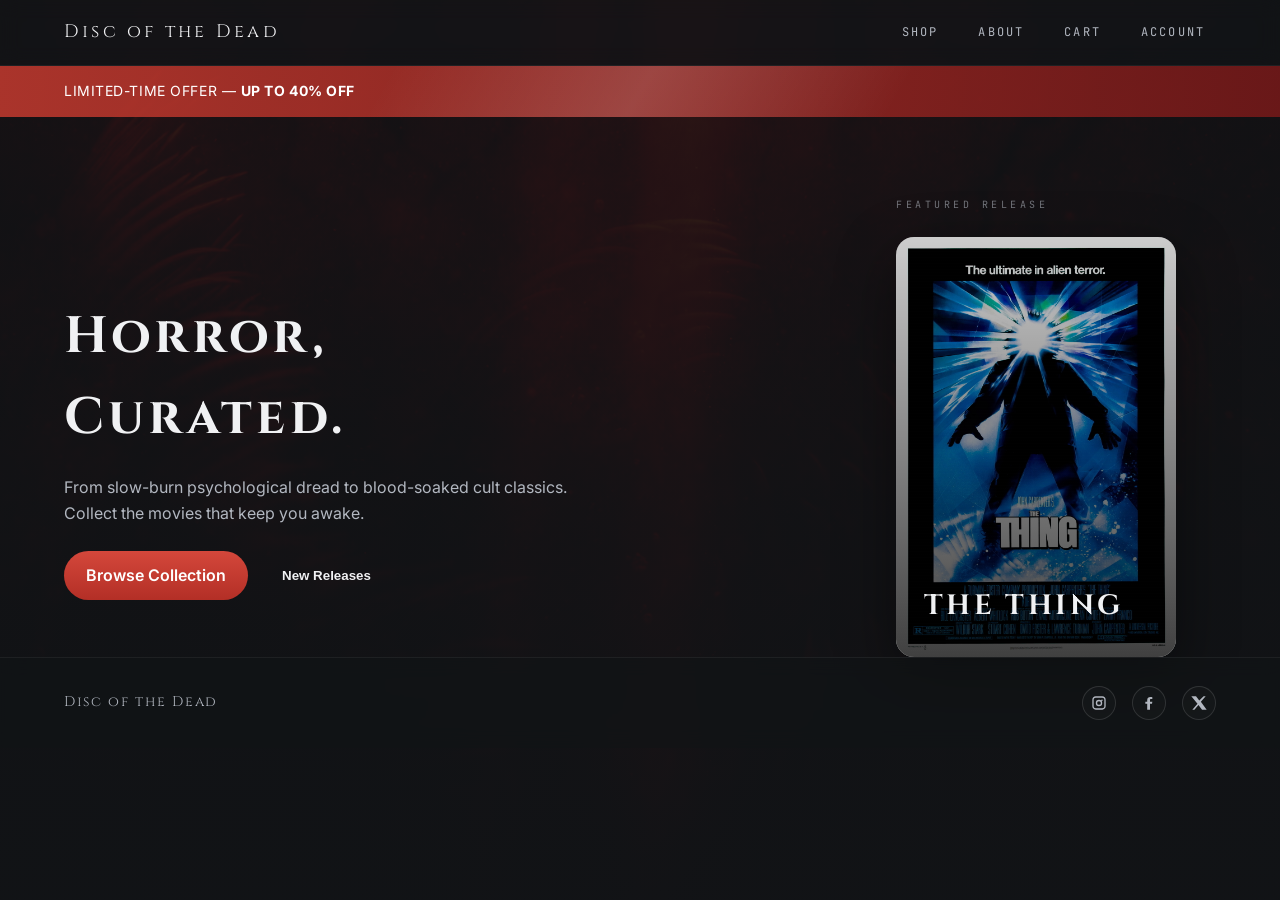
<file: index.html>
<!DOCTYPE html>
<html lang="en">
<head>
    <meta charset="UTF-8" />
    <meta name="viewport" content="width=device-width, initial-scale=1.0" />
    <title>Disc of the Dead</title>

    <link rel="preconnect" href="https://fonts.googleapis.com">
    <link href="https://fonts.googleapis.com/css2?family=Inter:wght@300;400;600&family=Cinzel:wght@600&family=JetBrains+Mono&display=swap" rel="stylesheet">

    <link rel="stylesheet" href="css/styles.css">
</head>
<body>

<header>
  <div class="nav">
    <a href="index.html" class="logo">
      Disc of the Dead
    </a>

    <nav class="nav-links">
      <a href="shop.html">SHOP</a>
      <a href="about.html">ABOUT</a>
      <a href="cart.html">CART</a>
      <a href="account.html">ACCOUNT</a>
    </nav>
  </div>
</header>

<section class="campaign">
  <div class="campaign-inner">
    <p>
      LIMITED-TIME OFFER —
      <strong>UP TO 40% OFF</strong>
    </p>
  </div>
</section>

<section class="hero">
  <div class="hero-text">
    <h1>Horror, Curated.</h1>

    <p>
      From slow-burn psychological dread to blood-soaked cult classics.
      Collect the movies that keep you awake.
    </p>

    <div class="cta">
      <a href="shop.html" class="primary">
        Browse Collection
      </a>

      <button class="ghost">New Releases</button>
    </div>
  </div>

   <div class="featured">
    <span class="section-label">FEATURED RELEASE</span>
    <div class="carousel-track" id="carouselTrack"></div>
  </div>  
</section>


<footer class="footer">
  <div class="footer-inner">

    <div class="footer-brand">
      Disc of the Dead
    </div>

    <div class="footer-social">

      <a href="#" aria-label="Instagram">
        <svg viewBox="0 0 24 24" role="img">
          <path d="M7 2C4.2 2 2 4.2 2 7v10c0 2.8 2.2 5 5 5h10c2.8 0 5-2.2 5-5V7c0-2.8-2.2-5-5-5H7zm10 2c1.7 0 3 1.3 3 3v10c0 1.7-1.3 3-3 3H7c-1.7 0-3-1.3-3-3V7c0-1.7 1.3-3 3-3h10zm-5 3.2A4.8 4.8 0 1 0 16.8 12 4.8 4.8 0 0 0 12 7.2zm0 2A2.8 2.8 0 1 1 9.2 12 2.8 2.8 0 0 1 12 9.2zm4.5-2.3a1.1 1.1 0 1 0 1.1 1.1 1.1 1.1 0 0 0-1.1-1.1z"/>
        </svg>
      </a>

      <a href="#" aria-label="Facebook">
        <svg viewBox="0 0 24 24" role="img">
          <path d="M13.5 22v-9h3l.5-3h-3.5V7.5c0-.9.3-1.5 1.6-1.5H17V3.2c-.8-.1-1.8-.2-2.9-.2-2.9 0-4.8 1.7-4.8 4.8V10H6.5v3h2.8v9h4.2z"/>
        </svg>
      </a>

      <a href="#" aria-label="X">
        <svg viewBox="0 0 24 24" role="img">
          <path d="M18.9 2H22l-7.2 8.3L23.5 22h-6.9l-5.4-7-6.1 7H2l7.7-8.9L.5 2h7l4.9 6.4L18.9 2z"/>
        </svg>
      </a>

    </div>

  </div>
</footer>

<script src="js/script.js"></script>
</body>
</html>
</file>
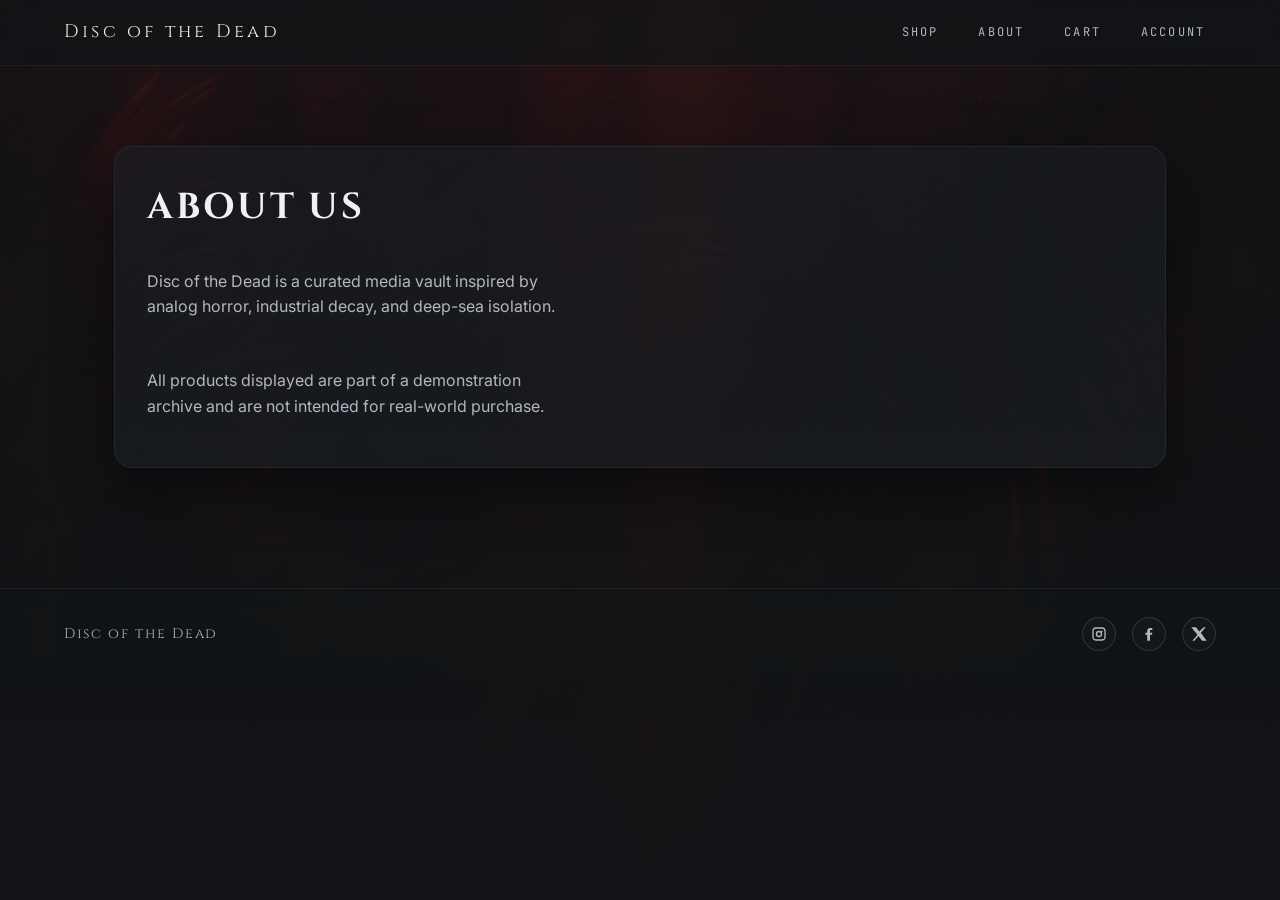
<file: about.html>
<!DOCTYPE html>
<html lang="en">
<head>
  <meta charset="UTF-8" />
  <meta name="viewport" content="width=device-width, initial-scale=1.0" />
  <title>Disc of the Dead</title>

  <link rel="preconnect" href="https://fonts.googleapis.com">
  <link href="https://fonts.googleapis.com/css2?family=Inter&family=Cinzel&family=JetBrains+Mono&display=swap" rel="stylesheet">
<link rel="stylesheet" href="css/styles.css">
</head>
<body>

<header>
  <div class="nav">
  <a href="index.html" class="logo">
  Disc of the Dead
</a>


  <nav class="nav-links">
    <a href="shop.html">SHOP</a>
    <a href="about.html">ABOUT</a>
    <a href="cart.html">CART</a>
    <a href="account.html">ACCOUNT</a>
  </nav>
</div>

</header>

<main class="product-page">
  <div class="product-wrapper">
    <div class="product-meta">
      <h1>ABOUT US</h1>

      <p class="product-description">
        Disc of the Dead is a curated media vault inspired by analog horror,
        industrial decay, and deep-sea isolation.
      </p>

     
      <p class="product-description">
        All products displayed are part of a demonstration archive and
        are not intended for real-world purchase.
      </p>
    </div>
  </div>
</main>

  <footer class="footer">
  <div class="footer-inner">

    <div class="footer-brand">
      Disc of the Dead
    </div>

    <div class="footer-social">

      <a href="#" aria-label="Instagram">
        <svg viewBox="0 0 24 24">
          <path d="M7 2C4.2 2 2 4.2 2 7v10c0 2.8 2.2 5 5 5h10c2.8 0 5-2.2 5-5V7c0-2.8-2.2-5-5-5H7zm10 2c1.7 0 3 1.3 3 3v10c0 1.7-1.3 3-3 3H7c-1.7 0-3-1.3-3-3V7c0-1.7 1.3-3 3-3h10zm-5 3.2A4.8 4.8 0 1 0 16.8 12 4.8 4.8 0 0 0 12 7.2zm0 2A2.8 2.8 0 1 1 9.2 12 2.8 2.8 0 0 1 12 9.2zm4.5-2.3a1.1 1.1 0 1 0 1.1 1.1 1.1 1.1 0 0 0-1.1-1.1z"/>
        </svg>
      </a>

      <a href="#" aria-label="Facebook">
        <svg viewBox="0 0 24 24">
          <path d="M13.5 22v-9h3l.5-3h-3.5V7.5c0-.9.3-1.5 1.6-1.5H17V3.2c-.8-.1-1.8-.2-2.9-.2-2.9 0-4.8 1.7-4.8 4.8V10H6.5v3h2.8v9h4.2z"/>
        </svg>
      </a>

      <a href="#" aria-label="X">
        <svg viewBox="0 0 24 24">
          <path d="M18.9 2H22l-7.2 8.3L23.5 22h-6.9l-5.4-7-6.1 7H2l7.7-8.9L.5 2h7l4.9 6.4L18.9 2z"/>
        </svg>
      </a>

    </div>

  </div>
</footer>


</body>
</html>
</file>
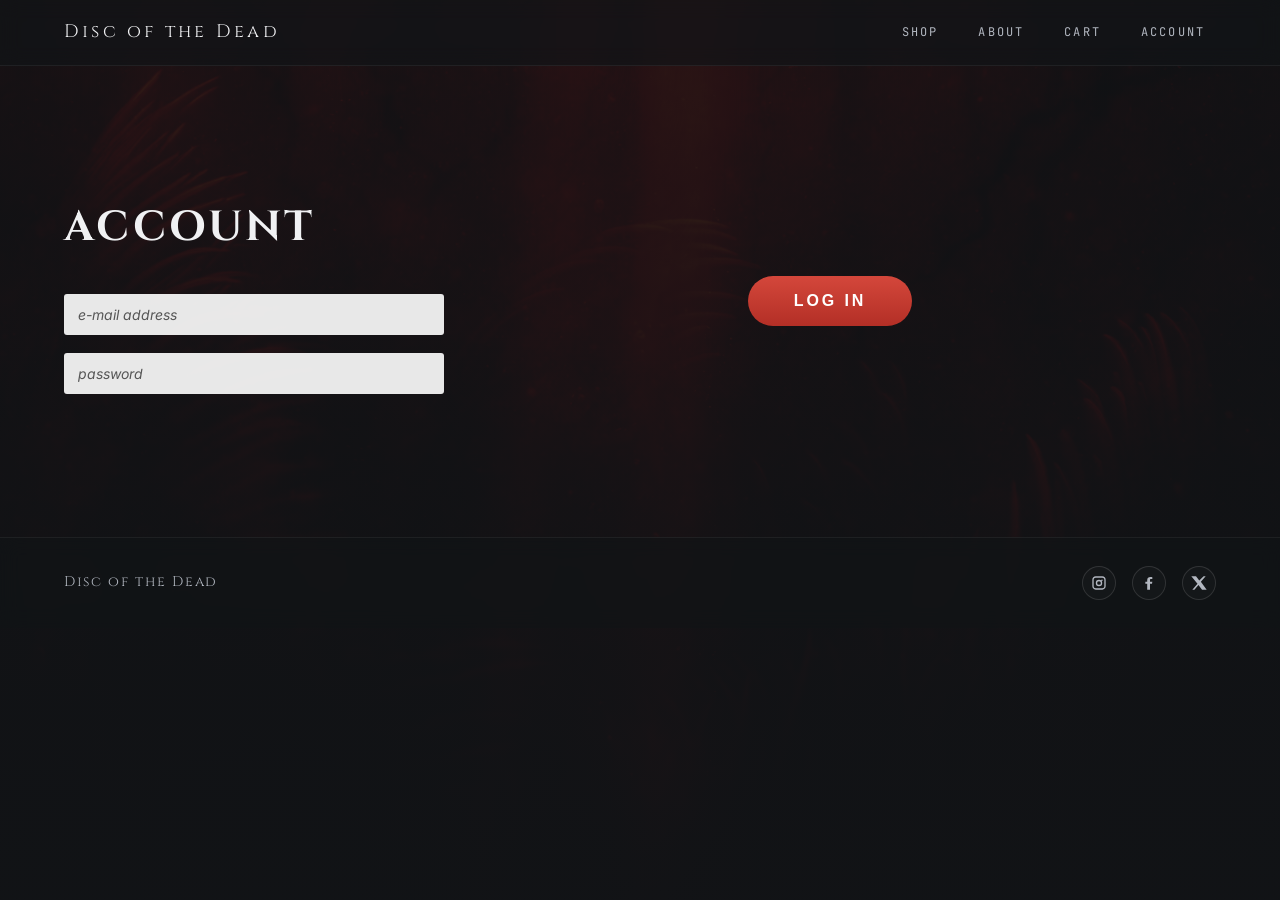
<file: account.html>
<!DOCTYPE html>
<html lang="en">
<head>
  <meta charset="UTF-8" />
  <meta name="viewport" content="width=device-width, initial-scale=1.0" />
  <title>Disc of the Dead</title>

  <link rel="preconnect" href="https://fonts.googleapis.com">
  <link href="https://fonts.googleapis.com/css2?family=Inter&family=Cinzel&family=JetBrains+Mono&display=swap" rel="stylesheet">
  <link rel="stylesheet" href="css/styles.css">
</head>

<body>

<header>
  <div class="nav">
    <a href="index.html" class="logo">
      Disc of the Dead
    </a>

    <nav class="nav-links">
      <a href="shop.html">SHOP</a>
      <a href="about.html">ABOUT</a>
      <a href="cart.html">CART</a>
      <a href="account.html">ACCOUNT</a>
    </nav>
  </div>
</header>

<main class="account-page">

  <div class="account-layout">

    <div class="account-form">

      <h1>ACCOUNT</h1>

      <form id="loginForm">

  <input 
    type="email" 
    id="email"
    placeholder="e-mail address" 
    required />

  <input 
    type="password" 
    id="password"
    placeholder="password" 
    required />

  <p class="form-error" id="formError"></p>

</form>

    </div>

    <div class="account-action">
      <button class="primary">
        LOG IN
      </button>
    </div>

  </div>

</main>

<footer class="footer">
  <div class="footer-inner">

    <div class="footer-brand">
      Disc of the Dead
    </div>

    <div class="footer-social">

      <a href="#" aria-label="Instagram">
        <svg viewBox="0 0 24 24">
          <path d="M7 2C4.2 2 2 4.2 2 7v10c0 2.8 2.2 5 5 5h10c2.8 0 5-2.2 5-5V7c0-2.8-2.2-5-5-5H7zm10 2c1.7 0 3 1.3 3 3v10c0 1.7-1.3 3-3 3H7c-1.7 0-3-1.3-3-3V7c0-1.7 1.3-3 3-3h10zm-5 3.2A4.8 4.8 0 1 0 16.8 12 4.8 4.8 0 0 0 12 7.2zm0 2A2.8 2.8 0 1 1 9.2 12 2.8 2.8 0 0 1 12 9.2zm4.5-2.3a1.1 1.1 0 1 0 1.1 1.1 1.1 1.1 0 0 0-1.1-1.1z"/>
        </svg>
      </a>

      <a href="#" aria-label="Facebook">
        <svg viewBox="0 0 24 24">
          <path d="M13.5 22v-9h3l.5-3h-3.5V7.5c0-.9.3-1.5 1.6-1.5H17V3.2c-.8-.1-1.8-.2-2.9-.2-2.9 0-4.8 1.7-4.8 4.8V10H6.5v3h2.8v9h4.2z"/>
        </svg>
      </a>

      <a href="#" aria-label="X">
        <svg viewBox="0 0 24 24">
          <path d="M18.9 2H22l-7.2 8.3L23.5 22h-6.9l-5.4-7-6.1 7H2l7.7-8.9L.5 2h7l4.9 6.4L18.9 2z"/>
        </svg>
      </a>

    </div>

  </div>
</footer>

</body>
</html>
</file>
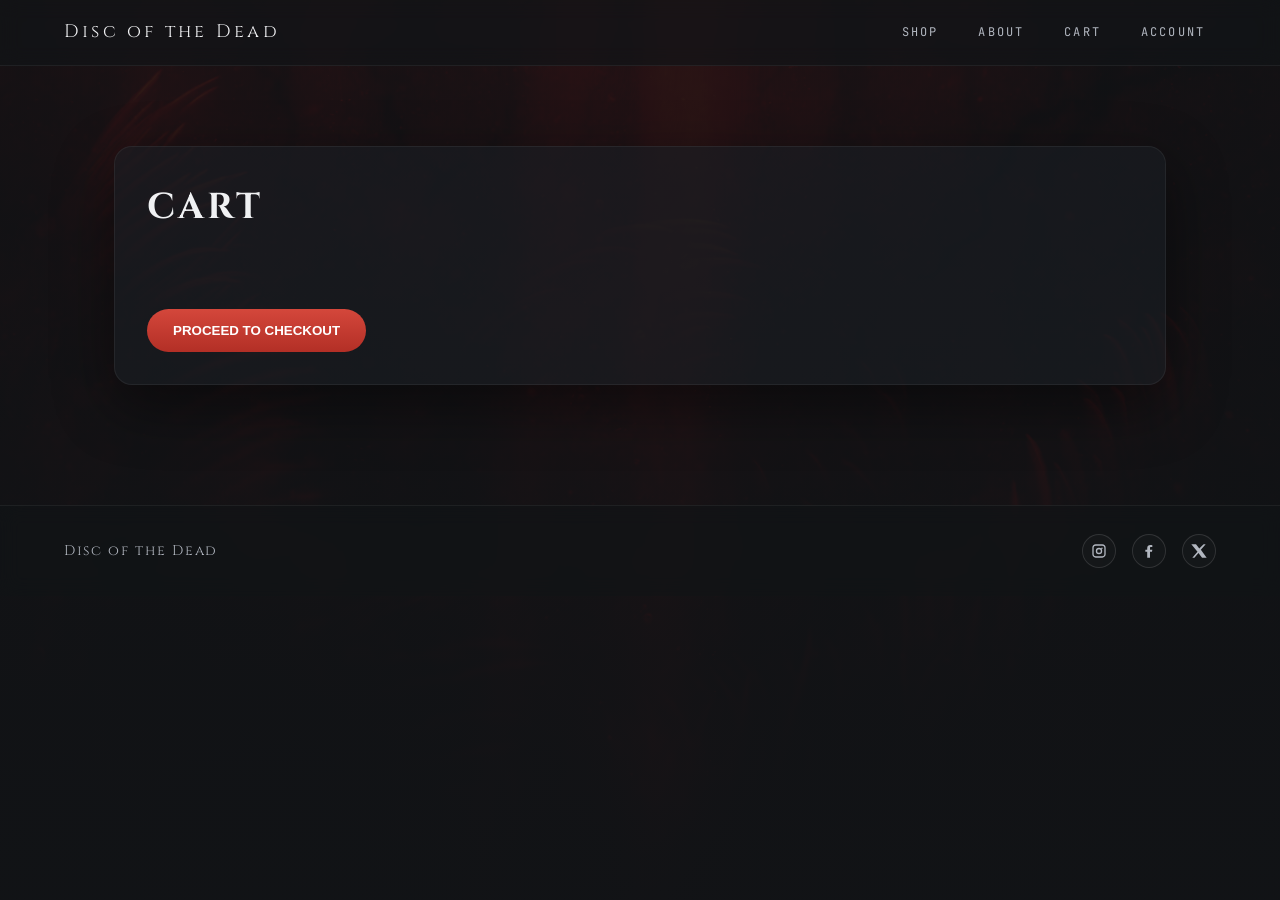
<file: cart.html>
<!DOCTYPE html>
<html lang="en">
<head>
  <meta charset="UTF-8" />
  <meta name="viewport" content="width=device-width, initial-scale=1.0" />
  <title>Disc of the Dead — Cart</title>

  <link rel="preconnect" href="https://fonts.googleapis.com">
  <link href="https://fonts.googleapis.com/css2?family=Inter&family=Cinzel&family=JetBrains+Mono&display=swap" rel="stylesheet">

  <link rel="stylesheet" href="css/styles.css">
</head>
<body>

<header>
  <div class="nav">
    <a href="index.html" class="logo">
      Disc of the Dead
    </a>

    <nav class="nav-links">
      <a href="shop.html">SHOP</a>
      <a href="about.html">ABOUT</a>
      <a href="cart.html">CART</a>
      <a href="account.html">ACCOUNT</a>
    </nav>
  </div>
</header>

<main class="product-page">
  <div class="product-wrapper">

    <div class="product-meta">
      <h1>CART</h1>

      <div id="cartItems"></div>

      <div class="product-price" id="cartTotal"></div>

      <div class="product-actions">
        <button onclick="goToCheckout()" class="load">
          PROCEED TO CHECKOUT
        </button>
      </div>

    </div>

  </div>
</main>

<script src="js/script.js"></script>

  <footer class="footer">
  <div class="footer-inner">

    <div class="footer-brand">
      Disc of the Dead
    </div>

    <div class="footer-social">

      <a href="#" aria-label="Instagram">
        <svg viewBox="0 0 24 24">
          <path d="M7 2C4.2 2 2 4.2 2 7v10c0 2.8 2.2 5 5 5h10c2.8 0 5-2.2 5-5V7c0-2.8-2.2-5-5-5H7zm10 2c1.7 0 3 1.3 3 3v10c0 1.7-1.3 3-3 3H7c-1.7 0-3-1.3-3-3V7c0-1.7 1.3-3 3-3h10zm-5 3.2A4.8 4.8 0 1 0 16.8 12 4.8 4.8 0 0 0 12 7.2zm0 2A2.8 2.8 0 1 1 9.2 12 2.8 2.8 0 0 1 12 9.2zm4.5-2.3a1.1 1.1 0 1 0 1.1 1.1 1.1 1.1 0 0 0-1.1-1.1z"/>
        </svg>
      </a>

      <a href="#" aria-label="Facebook">
        <svg viewBox="0 0 24 24">
          <path d="M13.5 22v-9h3l.5-3h-3.5V7.5c0-.9.3-1.5 1.6-1.5H17V3.2c-.8-.1-1.8-.2-2.9-.2-2.9 0-4.8 1.7-4.8 4.8V10H6.5v3h2.8v9h4.2z"/>
        </svg>
      </a>

      <a href="#" aria-label="X">
        <svg viewBox="0 0 24 24">
          <path d="M18.9 2H22l-7.2 8.3L23.5 22h-6.9l-5.4-7-6.1 7H2l7.7-8.9L.5 2h7l4.9 6.4L18.9 2z"/>
        </svg>
      </a>

    </div>

  </div>
</footer>

</body>
</html>
</file>
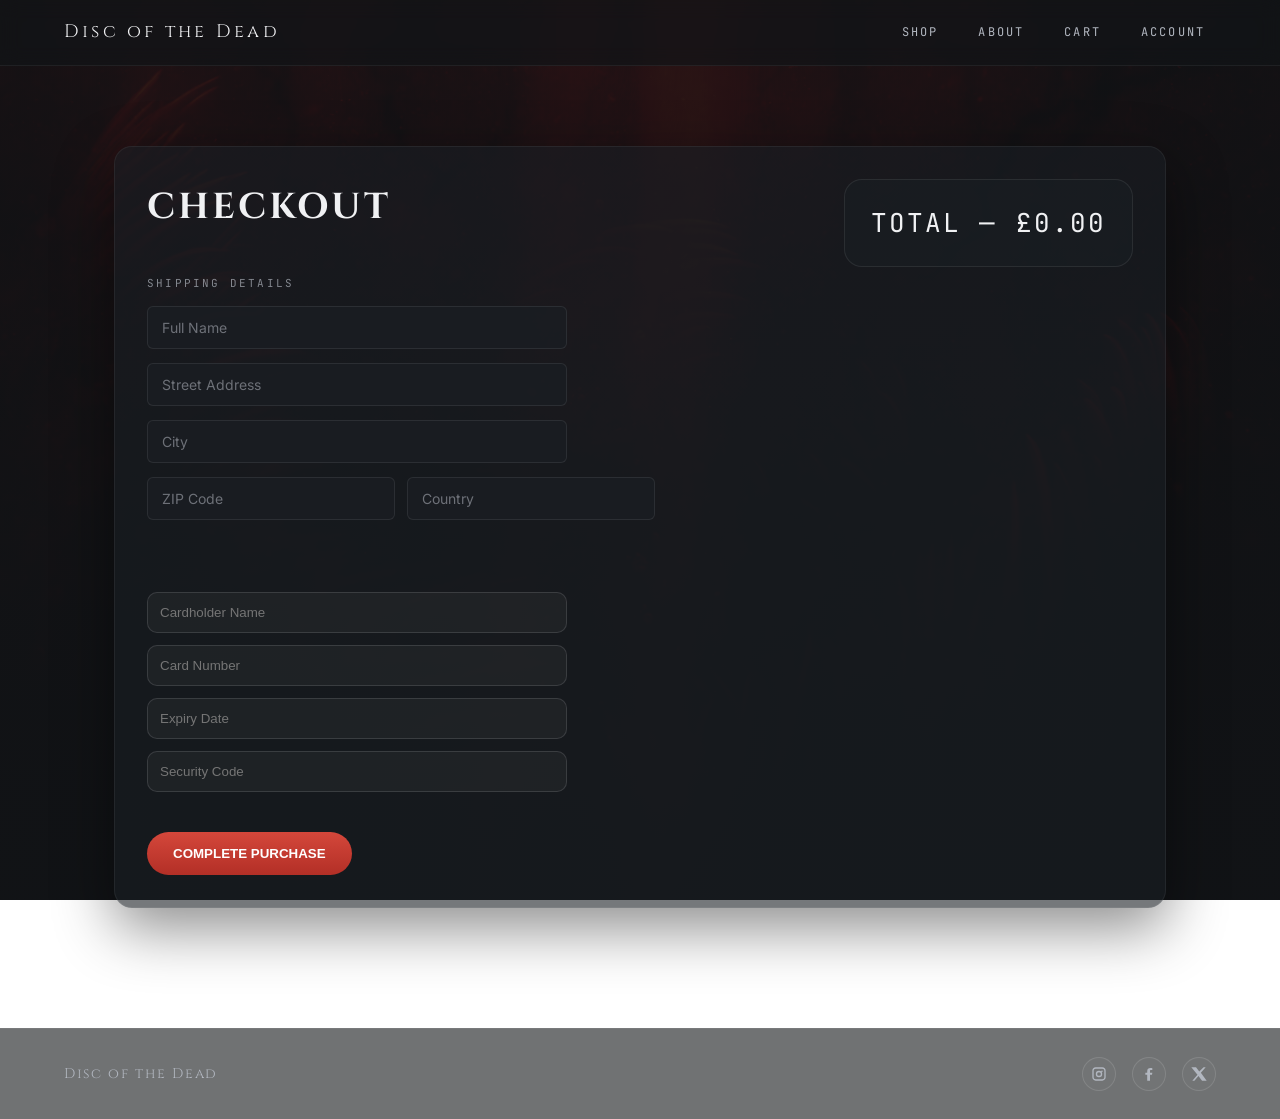
<file: checkout.html>
<!DOCTYPE html>
<html lang="en">
<head>
  <meta charset="UTF-8" />
  <meta name="viewport" content="width=device-width, initial-scale=1.0" />
  <title>Disc of the Dead — Cart</title>

  <link rel="preconnect" href="https://fonts.googleapis.com">
  <link href="https://fonts.googleapis.com/css2?family=Inter&family=Cinzel&family=JetBrains+Mono&display=swap" rel="stylesheet">

  <link rel="stylesheet" href="css/styles.css">
</head>
<body>

<header>
  <div class="nav">
   <a href="index.html" class="logo">
  Disc of the Dead
</a>


    <nav class="nav-links">
    <a href="shop.html">SHOP</a>
    <a href="about.html">ABOUT</a>
    <a href="cart.html">CART</a>
    <a href="account.html">ACCOUNT</a>
  </nav>
  </div>
</header>
  
<main class="product-page">
  <div class="product-wrapper checkout-layout">

    <div class="checkout-left">

      <div class="product-meta">
        <h1>CHECKOUT</h1>

        <div id="cartItems"></div>

        <div class="checkout-block">

          <span class="section-label">SHIPPING DETAILS</span>

          <div class="checkout-fields">
            <input type="text" placeholder="Full Name" required />
            <input type="text" placeholder="Street Address" required />
            <input type="text" placeholder="City" required />

            <div class="split">
              <input type="text" placeholder="ZIP Code" required />
              <input type="text" placeholder="Country" required />
            </div>
          </div>

        </div>

        <div class="checkout-form">
          <input type="text" placeholder="Cardholder Name">
          <input type="text" placeholder="Card Number">
          <input type="text" placeholder="Expiry Date">
          <input type="text" placeholder="Security Code">
        </div>

        <div class="product-actions">
          <button onclick="completeOrder()" class="load">
            COMPLETE PURCHASE
          </button>
        </div>

      </div>

    </div>

    <div class="checkout-right">

      <div class="checkout-summary">
        <div class="product-price" id="cartTotal">
          TOTAL — £0.00
        </div>
      </div>

      
    </div>

  </div>
</main>

    <footer class="footer">
  <div class="footer-inner">

    <div class="footer-brand">
      Disc of the Dead
    </div>

    <div class="footer-social">

      <a href="#" aria-label="Instagram">
        <svg viewBox="0 0 24 24">
          <path d="M7 2C4.2 2 2 4.2 2 7v10c0 2.8 2.2 5 5 5h10c2.8 0 5-2.2 5-5V7c0-2.8-2.2-5-5-5H7zm10 2c1.7 0 3 1.3 3 3v10c0 1.7-1.3 3-3 3H7c-1.7 0-3-1.3-3-3V7c0-1.7 1.3-3 3-3h10zm-5 3.2A4.8 4.8 0 1 0 16.8 12 4.8 4.8 0 0 0 12 7.2zm0 2A2.8 2.8 0 1 1 9.2 12 2.8 2.8 0 0 1 12 9.2zm4.5-2.3a1.1 1.1 0 1 0 1.1 1.1 1.1 1.1 0 0 0-1.1-1.1z"/>
        </svg>
      </a>

      <a href="#" aria-label="Facebook">
        <svg viewBox="0 0 24 24">
          <path d="M13.5 22v-9h3l.5-3h-3.5V7.5c0-.9.3-1.5 1.6-1.5H17V3.2c-.8-.1-1.8-.2-2.9-.2-2.9 0-4.8 1.7-4.8 4.8V10H6.5v3h2.8v9h4.2z"/>
        </svg>
      </a>

      <a href="#" aria-label="X">
        <svg viewBox="0 0 24 24">
          <path d="M18.9 2H22l-7.2 8.3L23.5 22h-6.9l-5.4-7-6.1 7H2l7.7-8.9L.5 2h7l4.9 6.4L18.9 2z"/>
        </svg>
      </a>

    </div>

  </div>
</footer>


</body>
</html>
</file>
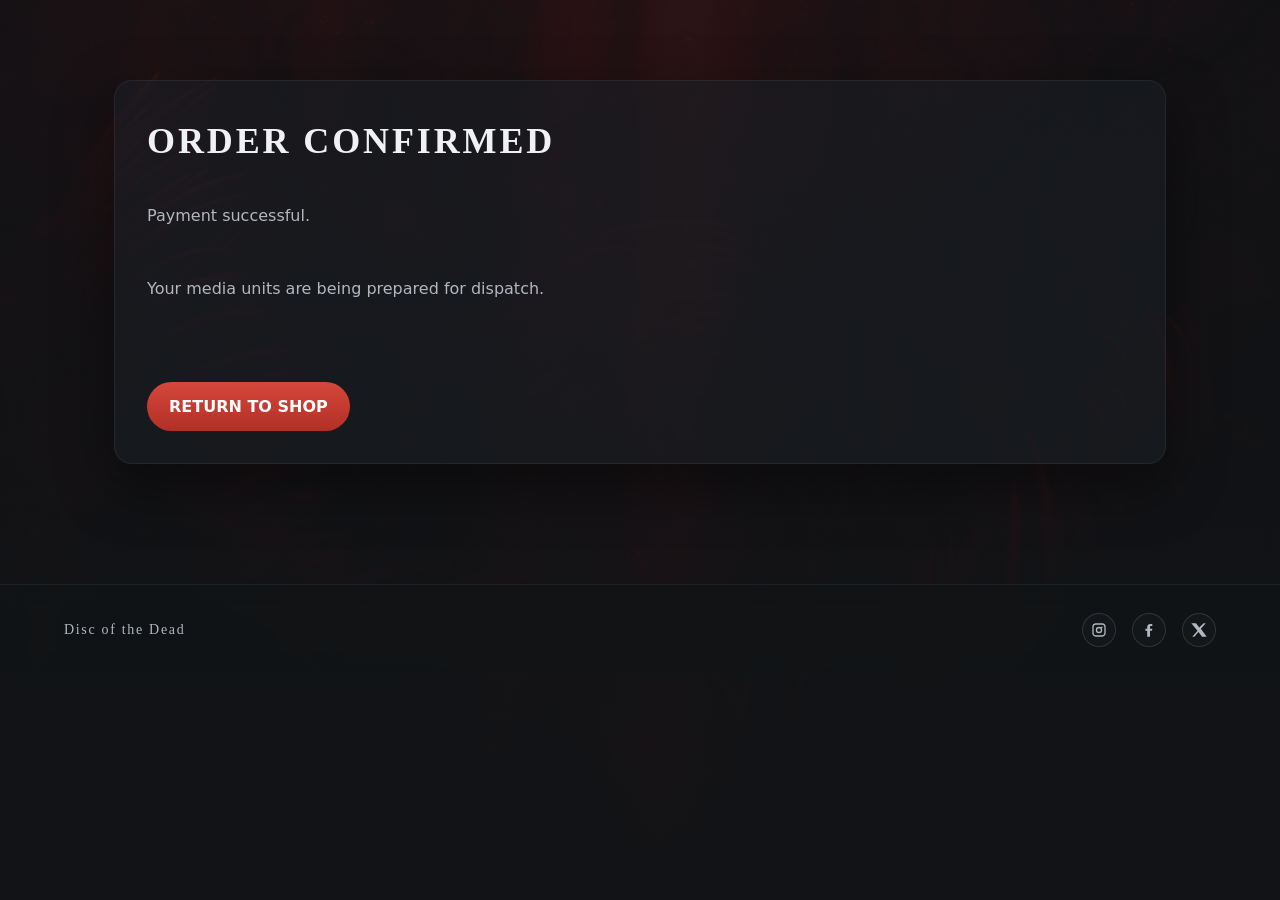
<file: confirmation.html>
<!DOCTYPE html>
<html lang="en">
<head>
  <meta charset="UTF-8" />
  <meta name="viewport" content="width=device-width, initial-scale=1.0" />
  <title>Disc of the Dead — Order Confirmed</title>

  <link rel="stylesheet" href="css/styles.css">
</head>
<body>

<main class="product-page">
  <div class="product-wrapper">

    <div class="product-meta">
      <h1>ORDER CONFIRMED</h1>

      <p class="product-description">
        Payment successful.
      </p>

      <p class="product-description">
        Your media units are being prepared for dispatch.
      </p>

      <div class="product-actions">
        <a href="shop.html" class="primary return-btn">
          RETURN TO SHOP
        </a>
      </div>
    </div>

  </div>
</main>

  <footer class="footer">
  <div class="footer-inner">

    <div class="footer-brand">
      Disc of the Dead
    </div>

    <div class="footer-social">

      <a href="#" aria-label="Instagram">
        <svg viewBox="0 0 24 24">
          <path d="M7 2C4.2 2 2 4.2 2 7v10c0 2.8 2.2 5 5 5h10c2.8 0 5-2.2 5-5V7c0-2.8-2.2-5-5-5H7zm10 2c1.7 0 3 1.3 3 3v10c0 1.7-1.3 3-3 3H7c-1.7 0-3-1.3-3-3V7c0-1.7 1.3-3 3-3h10zm-5 3.2A4.8 4.8 0 1 0 16.8 12 4.8 4.8 0 0 0 12 7.2zm0 2A2.8 2.8 0 1 1 9.2 12 2.8 2.8 0 0 1 12 9.2zm4.5-2.3a1.1 1.1 0 1 0 1.1 1.1 1.1 1.1 0 0 0-1.1-1.1z"/>
        </svg>
      </a>

      <a href="#" aria-label="Facebook">
        <svg viewBox="0 0 24 24">
          <path d="M13.5 22v-9h3l.5-3h-3.5V7.5c0-.9.3-1.5 1.6-1.5H17V3.2c-.8-.1-1.8-.2-2.9-.2-2.9 0-4.8 1.7-4.8 4.8V10H6.5v3h2.8v9h4.2z"/>
        </svg>
      </a>

      <a href="#" aria-label="X">
        <svg viewBox="0 0 24 24">
          <path d="M18.9 2H22l-7.2 8.3L23.5 22h-6.9l-5.4-7-6.1 7H2l7.7-8.9L.5 2h7l4.9 6.4L18.9 2z"/>
        </svg>
      </a>

    </div>

  </div>
</footer>


</body>
</html>
</file>
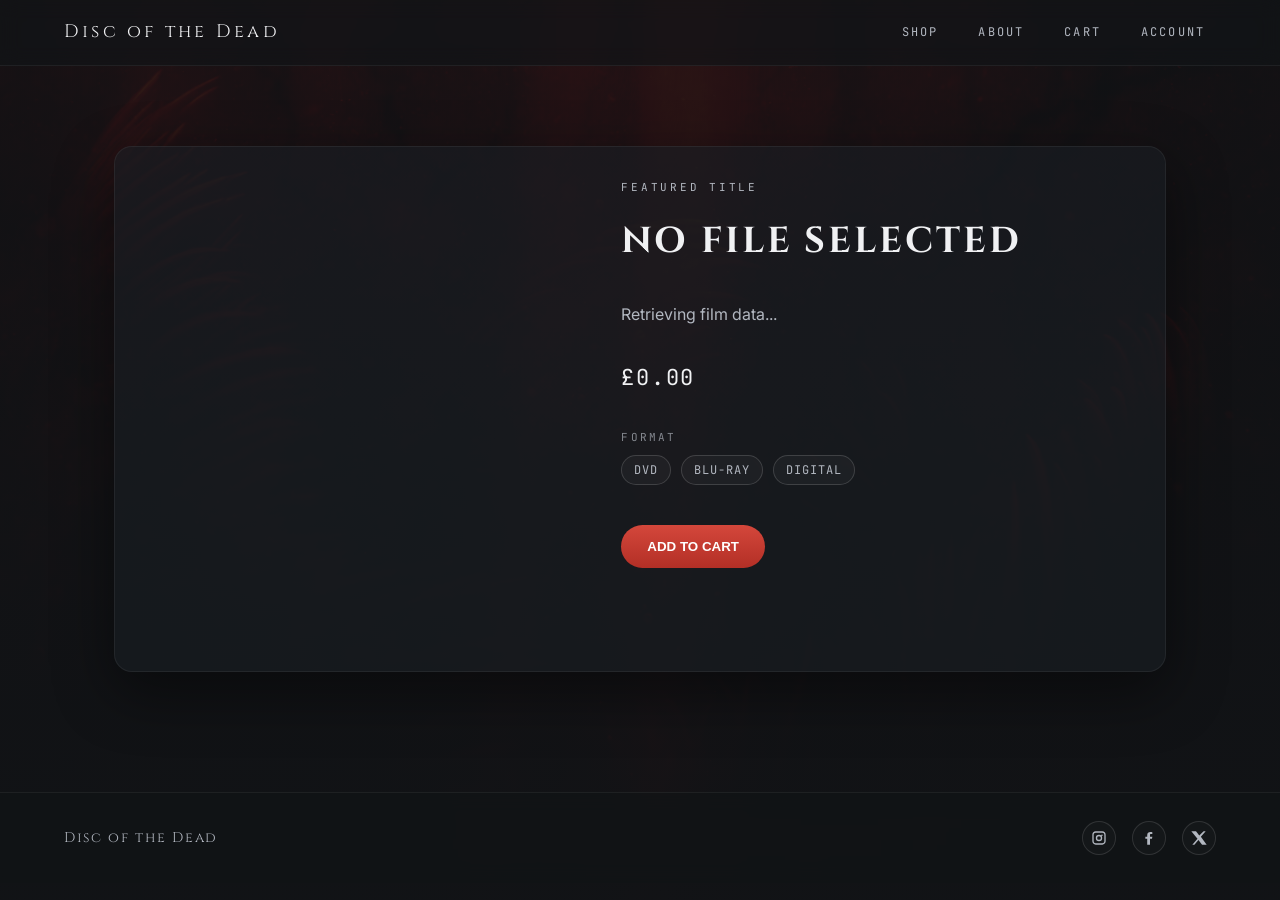
<file: product.html>
<!DOCTYPE html>
<html lang="en">
<head>
    <meta charset="UTF-8" />
    <meta name="viewport" content="width=device-width, initial-scale=1.0" />
    <title>Disc of the Dead</title>

    <link rel="preconnect" href="https://fonts.googleapis.com">
    <link rel="preconnect" href="https://fonts.gstatic.com" crossorigin>
    <link href="https://fonts.googleapis.com/css2?family=Inter:wght@300;400;600&family=Cinzel:wght@600&family=JetBrains+Mono&display=swap" rel="stylesheet">

    <link rel="stylesheet" href="css/styles.css">
</head>
<body>

<header>
  <div class="nav">
    <a href="index.html" class="logo">Disc of the Dead</a>

    <nav class="nav-links">
      <a href="shop.html">SHOP</a>
      <a href="about.html">ABOUT</a>
      <a href="cart.html">CART</a>
      <a href="account.html">ACCOUNT</a>
    </nav>
  </div>
</header>

<main class="product-page">

  <div id="product">

    <div class="product-wrapper">

      <div class="product-image" id="productImage"></div>

      <div class="product-meta">

        <span class="product-label">FEATURED TITLE</span>

        <h1 id="productTitle">Loading...</h1>

        <p class="product-description" id="productDescription">
          Retrieving film data...
        </p>

        <div class="product-price" id="productPrice">
          £0.00
        </div>

        <div class="format-selector">
          <span class="section-label">FORMAT</span>

          <div class="format-options">
            <button data-format="DVD">DVD</button>
            <button data-format="BLU-RAY">BLU-RAY</button>
            <button data-format="DIGITAL">DIGITAL</button>
          </div>
        </div>

        <div class="product-actions">
          <button class="load" id="addToCartBtn">
            ADD TO CART
          </button>
        </div>

      </div>

    </div>

  </div>

</main>

<footer class="footer">
  <div class="footer-inner">

    <div class="footer-brand">
      Disc of the Dead
    </div>

    <div class="footer-social">
      <a href="#" aria-label="Instagram">
        <svg viewBox="0 0 24 24">
          <path d="M7 2C4.2 2 2 4.2 2 7v10c0 2.8 2.2 5 5 5h10c2.8 0 5-2.2 5-5V7c0-2.8-2.2-5-5-5H7zm10 2c1.7 0 3 1.3 3 3v10c0 1.7-1.3 3-3 3H7c-1.7 0-3-1.3-3-3V7c0-1.7 1.3-3 3-3h10zm-5 3.2A4.8 4.8 0 1 0 16.8 12 4.8 4.8 0 0 0 12 7.2zm0 2A2.8 2.8 0 1 1 9.2 12 2.8 2.8 0 0 1 12 9.2zm4.5-2.3a1.1 1.1 0 1 0 1.1 1.1 1.1 1.1 0 0 0-1.1-1.1z"/>
        </svg>
      </a>

      <a href="#" aria-label="Facebook">
        <svg viewBox="0 0 24 24">
          <path d="M13.5 22v-9h3l.5-3h-3.5V7.5c0-.9.3-1.5 1.6-1.5H17V3.2c-.8-.1-1.8-.2-2.9-.2-2.9 0-4.8 1.7-4.8 4.8V10H6.5v3h2.8v9h4.2z"/>
        </svg>
      </a>

      <a href="#" aria-label="X">
        <svg viewBox="0 0 24 24">
          <path d="M18.9 2H22l-7.2 8.3L23.5 22h-6.9l-5.4-7-6.1 7H2l7.7-8.9L.5 2h7l4.9 6.4L18.9 2z"/>
        </svg>
      </a>
    </div>

  </div>
</footer>

<script src="js/product.js"></script>
</body>
</html>
</file>
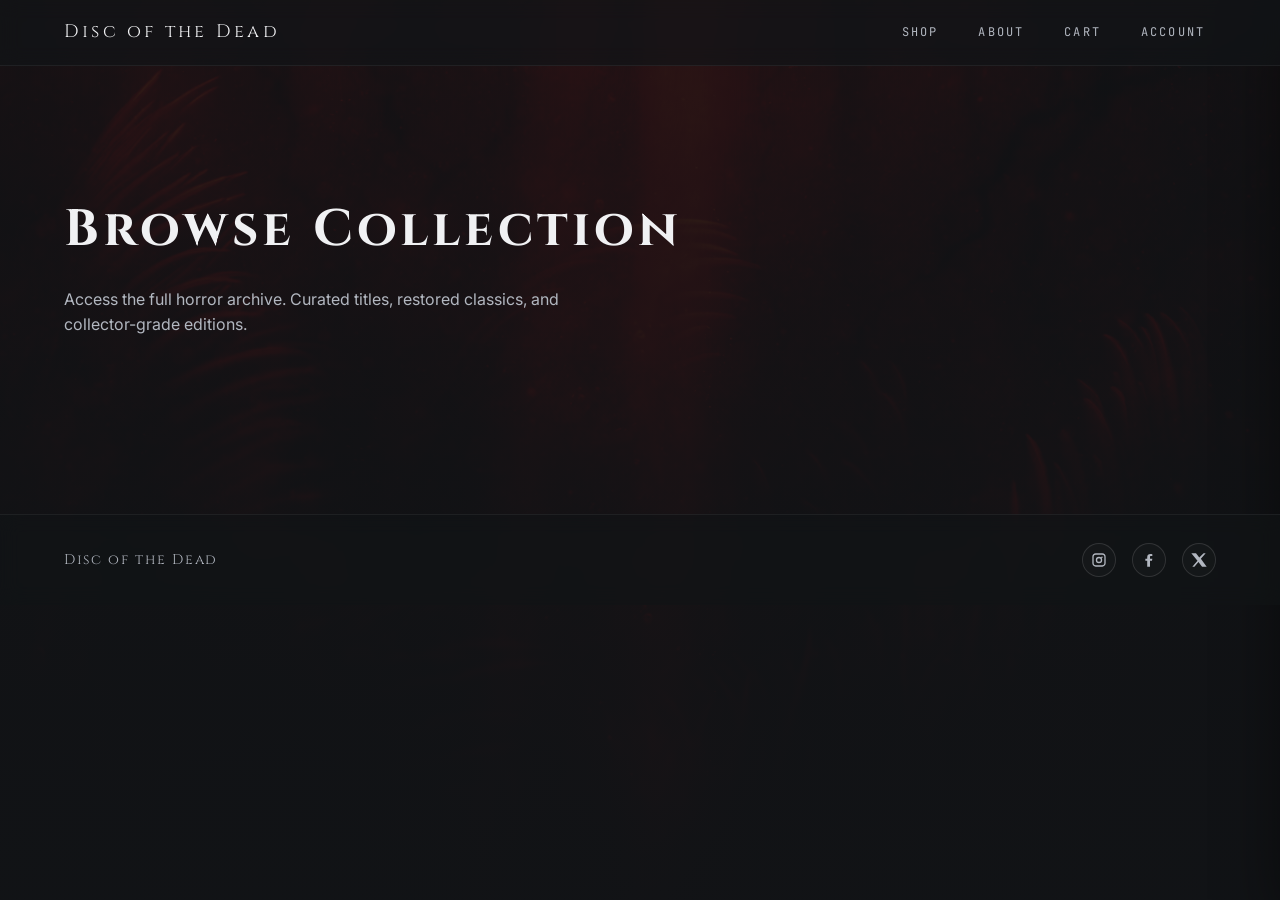
<file: shop.html>
<!DOCTYPE html>
<html lang="en">
<head>
  <meta charset="UTF-8" />
  <meta name="viewport" content="width=device-width, initial-scale=1.0" />
  <title>Disc of the Dead — Shop</title>

  <link rel="preconnect" href="https://fonts.googleapis.com">
  <link href="https://fonts.googleapis.com/css2?family=Inter:wght@300;400;600&family=Cinzel:wght@600&family=JetBrains+Mono&display=swap" rel="stylesheet">

  <link rel="stylesheet" href="css/styles.css">
</head>
<body>

<header>
  <div class="nav">
   <a href="index.html" class="logo">
  Disc of the Dead
</a>


    <nav class="nav-links">
    <a href="shop.html">SHOP</a>
    <a href="about.html">ABOUT</a>
    <a href="cart.html">CART</a>
    <a href="account.html">ACCOUNT</a>
  </nav>
  </div>
</header>


  
<section class="hero">
  <div>
    <h1>Browse Collection</h1>
    <p>
      Access the full horror archive. Curated titles, restored classics,
      and collector-grade editions.
    </p>
  </div>
</section>

<section class="grid" id="grid"></section>

<aside class="cart-panel" id="cartPanel">
  <h2>Your Cart</h2>
  <div id="cartItems"></div>
</aside>

<script src="js/shop.js"></script>

  <footer class="footer">
  <div class="footer-inner">

    <div class="footer-brand">
      Disc of the Dead
    </div>

    <div class="footer-social">

      <a href="#" aria-label="Instagram">
        <svg viewBox="0 0 24 24">
          <path d="M7 2C4.2 2 2 4.2 2 7v10c0 2.8 2.2 5 5 5h10c2.8 0 5-2.2 5-5V7c0-2.8-2.2-5-5-5H7zm10 2c1.7 0 3 1.3 3 3v10c0 1.7-1.3 3-3 3H7c-1.7 0-3-1.3-3-3V7c0-1.7 1.3-3 3-3h10zm-5 3.2A4.8 4.8 0 1 0 16.8 12 4.8 4.8 0 0 0 12 7.2zm0 2A2.8 2.8 0 1 1 9.2 12 2.8 2.8 0 0 1 12 9.2zm4.5-2.3a1.1 1.1 0 1 0 1.1 1.1 1.1 1.1 0 0 0-1.1-1.1z"/>
        </svg>
      </a>

      <a href="#" aria-label="Facebook">
        <svg viewBox="0 0 24 24">
          <path d="M13.5 22v-9h3l.5-3h-3.5V7.5c0-.9.3-1.5 1.6-1.5H17V3.2c-.8-.1-1.8-.2-2.9-.2-2.9 0-4.8 1.7-4.8 4.8V10H6.5v3h2.8v9h4.2z"/>
        </svg>
      </a>

      <a href="#" aria-label="X">
        <svg viewBox="0 0 24 24">
          <path d="M18.9 2H22l-7.2 8.3L23.5 22h-6.9l-5.4-7-6.1 7H2l7.7-8.9L.5 2h7l4.9 6.4L18.9 2z"/>
        </svg>
      </a>

    </div>

  </div>
</footer>

</body>
</html>
</file>
<file: css/styles.css>
:root {
    --bg: #121417;
    --panel: #1a1e23;
    --ink: #f0f1f3;
    --muted: #b2b7c0;

    --accent: #c43a2f;
    --accent-soft: rgba(196,58,47,0.18);

    --radius: 18px;
    --blur: blur(10px);
    --shadow: 0 20px 60px rgba(0,0,0,.45);
}

* {
    box-sizing: border-box;
}

body {
    margin: 0;
    background:
    linear-gradient(
        rgba(18,20,23,0.85),
        rgba(18,20,23,0.95)
    ),
        url("../bilds/iron-lung-bg.avif");
    background-size: cover;
    background-position: center;
    background-attachment: fixed;

    color: var(--ink);
    font-family: Inter, system-ui, sans-serif;
    line-height: 1.6;
}


html {
  scroll-behavior: smooth;
}

header {
    position: sticky;
    top: 0;
    z-index: 50;
    backdrop-filter: var(--blur);
    background: rgba(18,20,23,0.7);
    border-bottom: 1px solid rgba(255,255,255,0.06);
}

.nav {
    max-width: 1200px;
    margin: auto;
    padding: 16px 24px;
    display: flex;
    justify-content: space-between;
    align-items: center;
}

a {
  text-decoration: none;
  color: inherit;
}

.nav-links {
  display: flex;
  gap: 18px;
}

.nav-links a {
  font-family: "JetBrains Mono", monospace;
  font-size: 12px;
  letter-spacing: 0.18em;
  text-decoration: none;
  color: var(--muted);
  padding: 6px 10px;
  border-radius: 6px;
  border: 1px solid transparent;
  transition: all 0.25s ease;
}

.nav-links a.active {
  color: var(--ink);
  border-color: rgba(196,58,47,0.6);
  background: rgba(196,58,47,0.08);
}


.nav-links a:hover {
  color: var(--ink);
  border-color: rgba(255,255,255,0.2);
  background: rgba(255,255,255,0.04);
}


.logo {
    font-family: Cinzel, serif;
    letter-spacing: 0.18em;
    font-size: 18px;

    text-decoration: none;   
    color: var(--ink);       
}

.nav button {
    background: rgba(255,255,255,0.03);
    border: 1px solid rgba(255,255,255,0.15);
    color: var(--ink);
    padding: 8px 14px;
    border-radius: 999px;
    cursor: pointer;
}


.hero {
  max-width: 1200px;
  margin: 80px auto 0;
  padding: 0 24px;

  display: grid;
  grid-template-columns: 1fr 320px;   
  gap: 80px;
  align-items: center;
}

.hero-text {
  max-width: 520px;
}


.hero h1 {
    font-family: Cinzel, serif;
    font-size: clamp(32px, 4vw, 52px);
    letter-spacing: 0.08em;
    margin-bottom: 16px;
}

.hero p {
    max-width: 520px;
    color: var(--muted);
}

.cta {
    margin-top: 24px;
    display: flex;
    gap: 12px;
}

.cta button {
    padding: 12px 22px;
    border-radius: 999px;
    border: none;
    cursor: pointer;
    font-weight: 600;
}

.primary {
    display: inline-flex;              
    align-items: center;
    justify-content: center;

    padding: 12px 22px;               
    border-radius: 999px;

    background: linear-gradient(
        180deg,
        #d4473b,
        #b32f26
    );

    color: white;
    text-decoration: none;             

    font-weight: 600;
    cursor: pointer;

    border: none;
    transition: transform 0.25s ease,
                box-shadow 0.25s ease;
}


.primary:hover {
    transform: translateY(-2px);
    box-shadow: 0 8px 20px rgba(196,58,47,0.35);
}


.ghost {
    background: transparent;
    border: 1px solid rgba(255,255,255,0.2);
    color: var(--ink);
}


.grid {
    max-width: 1200px;
    margin: 40px auto 120px;
    padding: 0 24px;
    display: grid;
    gap: 28px;
    grid-template-columns: repeat(auto-fill, minmax(240px, 1fr));
}


.card {
    position: relative;
    background:
    linear-gradient(
        180deg,
        rgba(255,255,255,0.06),
        rgba(255,255,255,0.01)
    );
    border-radius: var(--radius);
    overflow: hidden;
    box-shadow: var(--shadow);
    border: 1px solid rgba(255,255,255,0.06);
    transition: transform .35s ease, box-shadow .35s ease;
}

.card:hover {
    transform: translateY(-8px);
}

.card::after {
    content: "";
    position: absolute;
    inset: 0;
    background: repeating-linear-gradient(
    0deg,
    rgba(255,255,255,0.02),
    rgba(255,255,255,0.02) 1px,
    transparent 1px,
    transparent 3px
    );
    pointer-events: none;
    opacity: 0.15;
}

.poster {
    height: 320px;
    background-size: cover;
    background-position: center;
    filter: saturate(0.85) contrast(1.05);
}

.card-content {
    padding: 18px;
}

.card h3 {
    margin: 0 0 6px;
    font-size: 18px;
}

.card span {
    color: var(--muted);
    font-size: 14px;
}


.price-cart {
    margin-top: 10px;
    display: flex;
    justify-content: space-between;
    align-items: center;
}

.price {
  display: flex;
  gap: 8px;
  align-items: center;
  font-size: 13px;
}

.price .old {
  opacity: 0.45;
  text-decoration: line-through;

}

.price .new {
  font-weight: 600;
}

.old {
  text-decoration: line-through;
  opacity: 0.45;
}

.add {
    background: rgba(196,58,47,0.2);
    border: 1px solid rgba(196,58,47,0.5);
    color: #ffd0cc;
    padding: 6px 12px;
    border-radius: 999px;
    cursor: pointer;
}


.cart-panel {
    position: fixed;
    top: 0;
    right: 0;
    width: 360px;
    height: 100%;
    padding: 24px;
    background: rgba(26,30,35,0.95);
    backdrop-filter: var(--blur);
    box-shadow: var(--shadow);
    transform: translateX(100%);
    transition: transform .4s ease;
}

.cart-panel.open {
    transform: translateX(0);
}

.cart-item {
    display: flex;
    justify-content: space-between;
    margin-bottom: 12px;
    font-size: 14px;
}

.ui-label,
.price,
.cart-item span:last-child {
    font-family: "JetBrains Mono", monospace;
    letter-spacing: 0.08em;
    font-size: 13px;
}

.section-label {
    font-family: "JetBrains Mono", monospace;
    font-size: 11px;
    letter-spacing: 0.2em;
    color: var(--muted);
    opacity: 0.7;
    margin-bottom: 8px;
}



@media (max-width: 600px) {
  .card {
    font-size: 14px;
  }
  .price-cart {
    flex-direction: column;
    gap: 10px;
  }
}




.campaign {
    position: relative;
    background:
    linear-gradient(
        90deg,
        rgba(196,58,47,0.85),
        rgba(120,25,25,0.85)
    );
    color: #fff;
    overflow: hidden;
}

.campaign-inner {
    max-width: 1200px;
    margin: auto;
    padding: 14px 24px;
    display: flex;
    align-items: center;
    gap: 16px;
}

.campaign-label {
    font-family: "JetBrains Mono", monospace;
    font-size: 11px;
    letter-spacing: 0.25em;
    background: rgba(0,0,0,0.35);
    padding: 4px 8px;
    border-radius: 4px;
}

.campaign p {
    margin: 0;
    font-size: 14px;
    letter-spacing: 0.04em;
}

.campaign::after {
    content: "";
    position: absolute;
    inset: 0;
    background: linear-gradient(
    120deg,
    transparent 30%,
    rgba(255,255,255,0.15),
    transparent 70%
    );
    animation: signalSweep 4s infinite;
    pointer-events: none;
}

@keyframes signalSweep {
    0% { transform: translateX(-100%); }
    100% { transform: translateX(100%); }
}





.product-page {
    max-width: 1100px;
    margin: 80px auto 120px;
    padding: 0 24px;
}

.product-wrapper {
    display: grid;
    grid-template-columns: 1fr 1.2fr;
    gap: 48px;
    background: rgba(26,30,35,0.6);
    border: 1px solid rgba(255,255,255,0.06);
    border-radius: var(--radius);
    padding: 32px;
    box-shadow: var(--shadow);
}

.product-image {
    height: 460px;
    background-size: cover;
    background-position: center;
    border-radius: var(--radius);
    filter: saturate(0.9) contrast(1.05);
}

.product-meta {
    display: flex;
    flex-direction: column;
    gap: 16px;
}

.product-label {
    font-family: "JetBrains Mono", monospace;
    font-size: 11px;
    letter-spacing: 0.25em;
    color: var(--muted);
}

.product-meta h1 {
    font-family: Cinzel, serif;
    font-size: 36px;
    letter-spacing: 0.08em;
    margin: 0;
}

.product-description {
    color: var(--muted);
    max-width: 520px;
}

.product-price {
    font-family: "JetBrains Mono", monospace;
    font-size: 22px;
    letter-spacing: 0.08em;
}

.product-actions {
    margin-top: 24px;
    display: flex;
    gap: 16px;
}

.product-actions button {
    padding: 14px 26px;
    border-radius: 999px;
    border: none;
    cursor: pointer;
    font-weight: 600;
}

.load {
    background: linear-gradient(180deg, #d4473b, #b32f26);
    color: white;
}

@media (max-width: 900px) {
    .product-wrapper {
    grid-template-columns: 1fr;
    }

    .product-image {
    height: 320px;
    }
}



.carousel {
  max-width: 1200px;
  margin: 40px auto;
  padding: 0 24px;
}


.carousel-track {
  position: relative;

  width: 280px;     
  height: 420px;

  border-radius: var(--radius);
  overflow: hidden;
  box-shadow: var(--shadow);
}



.carousel-slide {
  position: absolute;
  inset: 0;
  background-size: cover;
  background-position: center;
  opacity: 0;
  transform: scale(1.05);     
  transition: opacity 0.8s ease, transform 1.2s ease;
  cursor: pointer;
}


.carousel-slide.active {
  opacity: 1;
  transform: scale(1);
}


.carousel-overlay {
  position: absolute;
  inset: 0;
  background: linear-gradient(
    180deg,
    rgba(0,0,0,0.2),
    rgba(0,0,0,0.75)
  );
  display: flex;
  align-items: flex-end;
  padding: 28px;
}


.carousel-overlay h2 {
  font-family: Cinzel, serif;
  font-size: 28px;
  letter-spacing: 0.12em;
  margin: 0;
}

.carousel-slide::after {
  content: "";
  position: absolute;
  inset: 0;

  background: repeating-linear-gradient(
    0deg,
    rgba(255,255,255,0.02),
    rgba(255,255,255,0.02) 1px,
    transparent 1px,
    transparent 3px
  );

  opacity: 0.15;
  pointer-events: none;
}



.qty-controls {
  display: flex;
  gap: 10px;
  align-items: center;
  margin-top: 6px;
}

.qty-controls button {
  width: 24px;
  height: 24px;
  border-radius: 50%;
  border: 1px solid rgba(255,255,255,0.2);
  background: transparent;
  color: var(--ink);
  cursor: pointer;
}

.qty-controls button:hover {
  border-color: var(--accent);
}


.checkout-form {
  display: grid;
  gap: 12px;
  margin-top: 20px;
}

.checkout-form input {
  background: rgba(255,255,255,0.04);
  border: 1px solid rgba(255,255,255,0.12);
  padding: 12px;
  border-radius: 10px;
  color: var(--ink);
}


.product-wrapper.checkout-layout {

  grid-template-columns: 420px 1fr;   
  gap: 140px;

  align-items: flex-start;
}


.checkout-layout {
  display: grid;
  grid-template-columns: 420px 1fr;
  gap: 140px;
}


.checkout-right {
  display: flex;
  justify-content: flex-end;
  align-items: flex-start;
}

.checkout-summary {
  background: rgba(26,30,35,0.6);
  border: 1px solid rgba(255,255,255,0.08);
  border-radius: var(--radius);
  padding: 22px 26px;
}

.checkout-summary .product-price {
  font-size: 26px;
}



.footer {
  margin-top: auto;
  border-top: 1px solid rgba(255,255,255,0.06);
  background: rgba(18,20,23,0.6);
  backdrop-filter: var(--blur);
}

.footer-inner {
  max-width: 1200px;
  margin: auto;
  padding: 28px 24px;

  display: flex;
  justify-content: space-between;
  align-items: center;
}

.footer-brand {
  font-family: Cinzel, serif;
  letter-spacing: 0.12em;
  font-size: 14px;
  color: var(--muted);
}

.footer-social {
  display: flex;
  gap: 16px;
}

.footer-social a {
  width: 34px;
  height: 34px;

  display: grid;
  place-items: center;

  border-radius: 50%;
  border: 1px solid rgba(255,255,255,0.12);
  background: rgba(255,255,255,0.02);

  transition: all 0.25s ease;
}

.footer-social a:hover {
  border-color: var(--accent);
  background: var(--accent-soft);
  transform: translateY(-2px);
}


.footer-social svg {
  width: 16px;
  height: 16px;
  fill: var(--muted);
  transition: fill 0.25s ease;
}

.footer-social a:hover svg {
  fill: var(--ink);
}


:focus {
  outline: 2px solid var(--accent);
  outline-offset: 3px;
}

:focus:not(:focus-visible) {
  outline: none;
}


.featured {
  display: flex;
  flex-direction: column;
  gap: 16px;
}



.featured .section-label {
  font-size: 10px;
  letter-spacing: 0.35em;
  opacity: 0.6;
}


.carousel-track {
  transition: transform 0.6s ease, box-shadow 0.6s ease;
}

.carousel-track:hover {
  transform: scale(1.03);
  box-shadow: 0 25px 80px rgba(0,0,0,0.6);
}



.account-page {
  max-width: 1200px;
  margin: 100px auto;
  padding: 0 24px;
}

.account-layout {
  display: grid;
  grid-template-columns: 380px 1fr;
  align-items: center;
}


.account-form h1 {
  font-family: Cinzel, serif;
  font-size: 42px;
  letter-spacing: 0.08em;
  margin-bottom: 32px;
}

.account-form form {
  display: flex;
  flex-direction: column;
  gap: 18px;
}


.account-form input {
  background: rgba(255,255,255,0.9);
  border: none;
  padding: 12px 14px;
  font-family: Inter, sans-serif;
  font-size: 14px;
  border-radius: 3px;
}

.account-form input::placeholder {
  font-style: italic;
  color: #555;
}


.forgot {
  font-size: 13px;
  color: var(--muted);
  text-decoration: none;
  margin-top: -6px;
}

.forgot:hover {
  color: var(--ink);
}


.account-action {
  display: flex;
  justify-content: center;
}

.account-action .primary {
  padding: 16px 46px;
  font-size: 16px;
  letter-spacing: 0.18em;
}


@media (max-width: 900px) {

  .account-layout {
    grid-template-columns: 1fr;
    gap: 40px;
  }

  .account-action {
    justify-content: flex-start;
  }
}


.return-btn {
  display: inline-block;
  margin-top: 24px;
  text-decoration: none;
}


.checkout-block {
  margin-bottom: 36px;
}

.checkout-fields {
  display: flex;
  flex-direction: column;
  gap: 14px;
  margin-top: 12px;
}

.checkout-fields input {
  background: rgba(26,30,35,0.85);   
  border: 1px solid rgba(255,255,255,0.08);
  color: var(--ink);

  padding: 12px 14px;
  font-family: Inter, sans-serif;
  font-size: 14px;
  border-radius: 6px;
}



.checkout-fields input::placeholder {
  color: rgba(178,183,192,0.55);
}


.split {
  display: grid;
  grid-template-columns: 1fr 1fr;
  gap: 12px;
}


.format-selector {
  margin-top: 12px;
}

.format-options {
  display: flex;
  gap: 10px;
  margin-top: 6px;
}

.format-options button {
  background: rgba(255,255,255,0.03);
  border: 1px solid rgba(255,255,255,0.15);
  color: var(--muted);
  padding: 6px 12px;
  border-radius: 999px;
  cursor: pointer;
  font-family: "JetBrains Mono", monospace;
  font-size: 12px;
  letter-spacing: 0.08em;
  transition: all 0.25s ease;
}

.format-options button:hover {
  border-color: var(--accent);
  color: var(--ink);
}

.format-options button.active {
  background: var(--accent-soft);
  border-color: var(--accent);
  color: var(--ink);
}


.movie-meta {
  display: grid;
  grid-template-columns: 1fr 1fr;
  gap: 10px;
  margin-top: 12px;
  font-size: 13px;
  font-family: "JetBrains Mono", monospace;
  letter-spacing: 0.08em;
  color: var(--muted);
}

.movie-meta span {
  display: block;
  font-size: 10px;
  opacity: 0.5;
}

.stock-warning {
  margin-top: 10px;
  font-size: 12px;
  letter-spacing: 0.12em;
  color: var(--accent);
  opacity: 0.85;
}

.form-error {
  min-height: 18px;
  font-size: 13px;
  color: var(--accent);
  margin-top: -6px;
  font-family: Inter, sans-serif;
}

.input-error {
  border: 1px solid var(--accent) !important;
  box-shadow: 0 0 0 1px rgba(196,58,47,0.25);
}



@media (max-width: 768px) {

  .nav {
    flex-direction: column;
    gap: 10px;
  }

  .nav-links {
    flex-wrap: wrap;
    justify-content: center;
  }

  .hero {
    grid-template-columns: 1fr;
    gap: 40px;
    text-align: center;
    margin-top: 60px;
  }

  .hero-text {
    max-width: 100%;
  }

  .cta {
    justify-content: center;
  }

  .featured {
    align-items: center;
  }

  .carousel-track {
    width: 100%;
    max-width: 260px;
    height: 360px;
  }

  .footer-inner {
    flex-direction: column;
    gap: 14px;
    text-align: center;
  }

}
</file>
